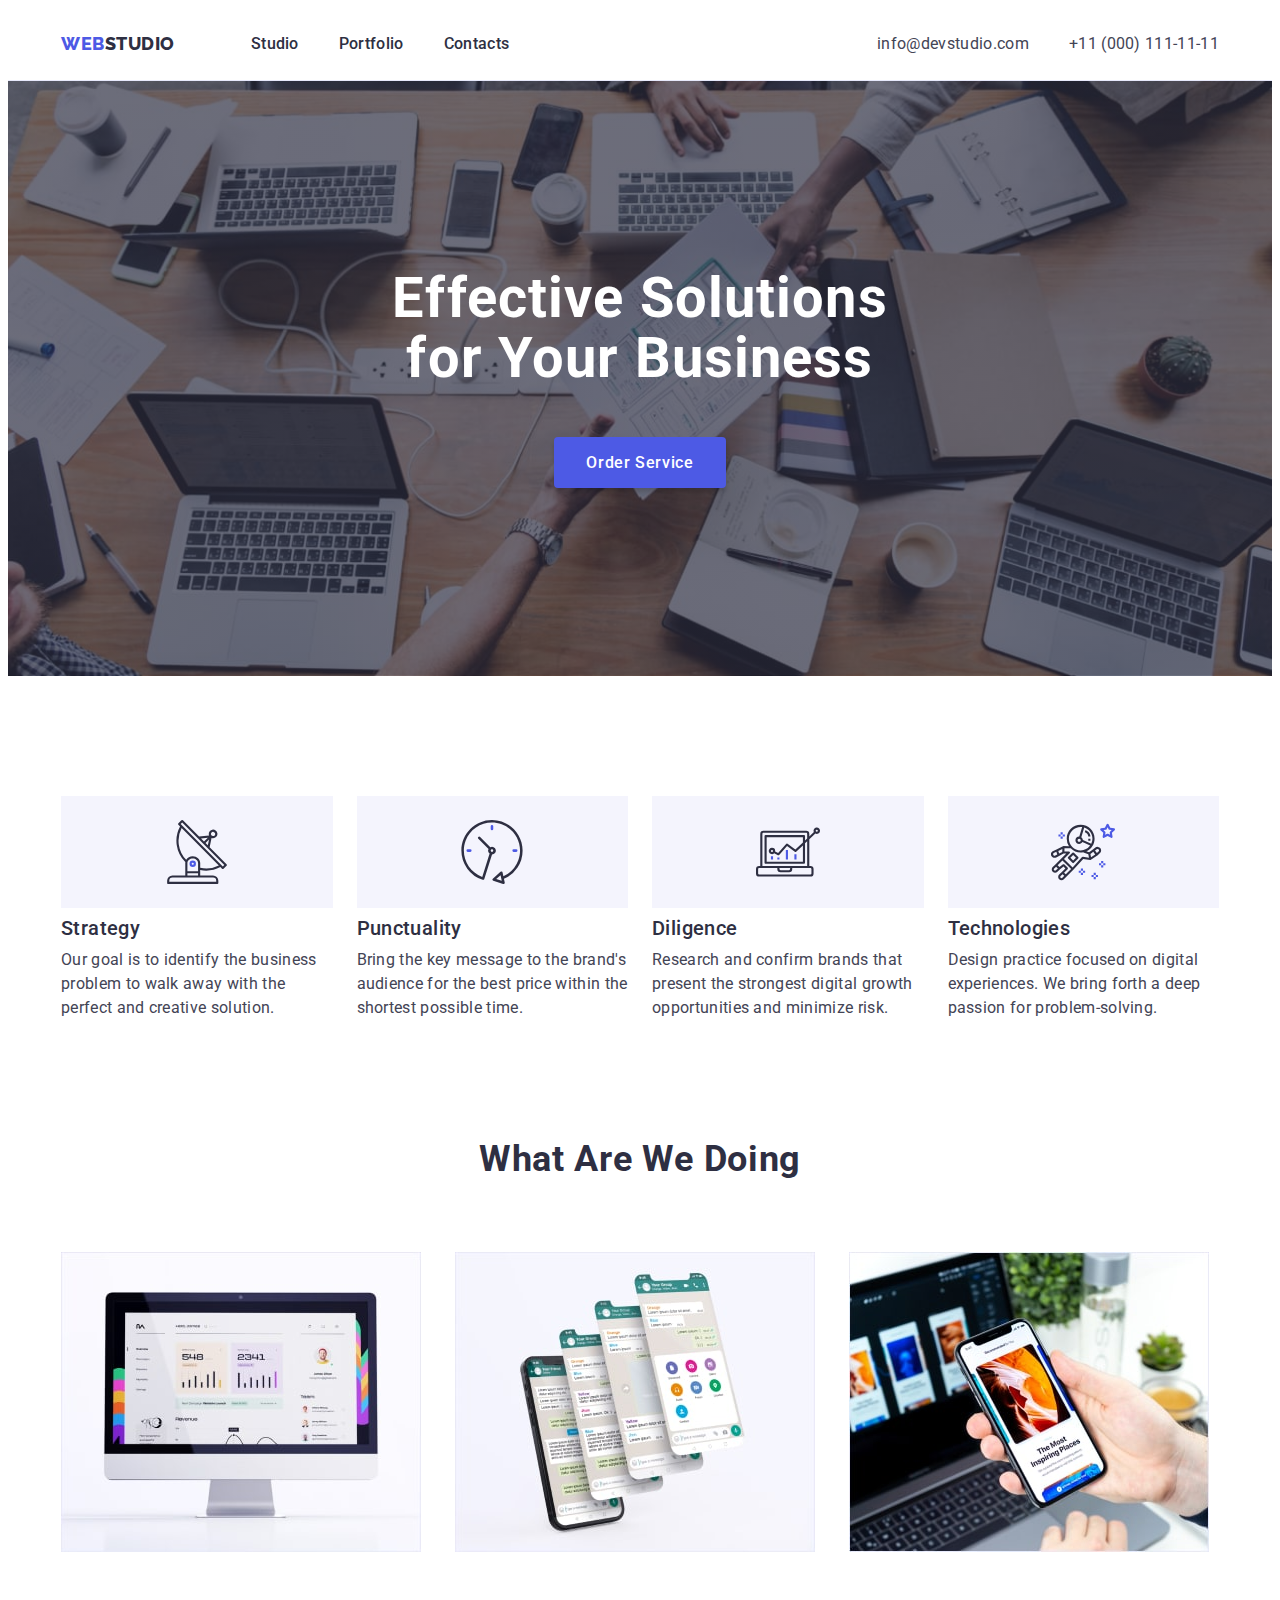
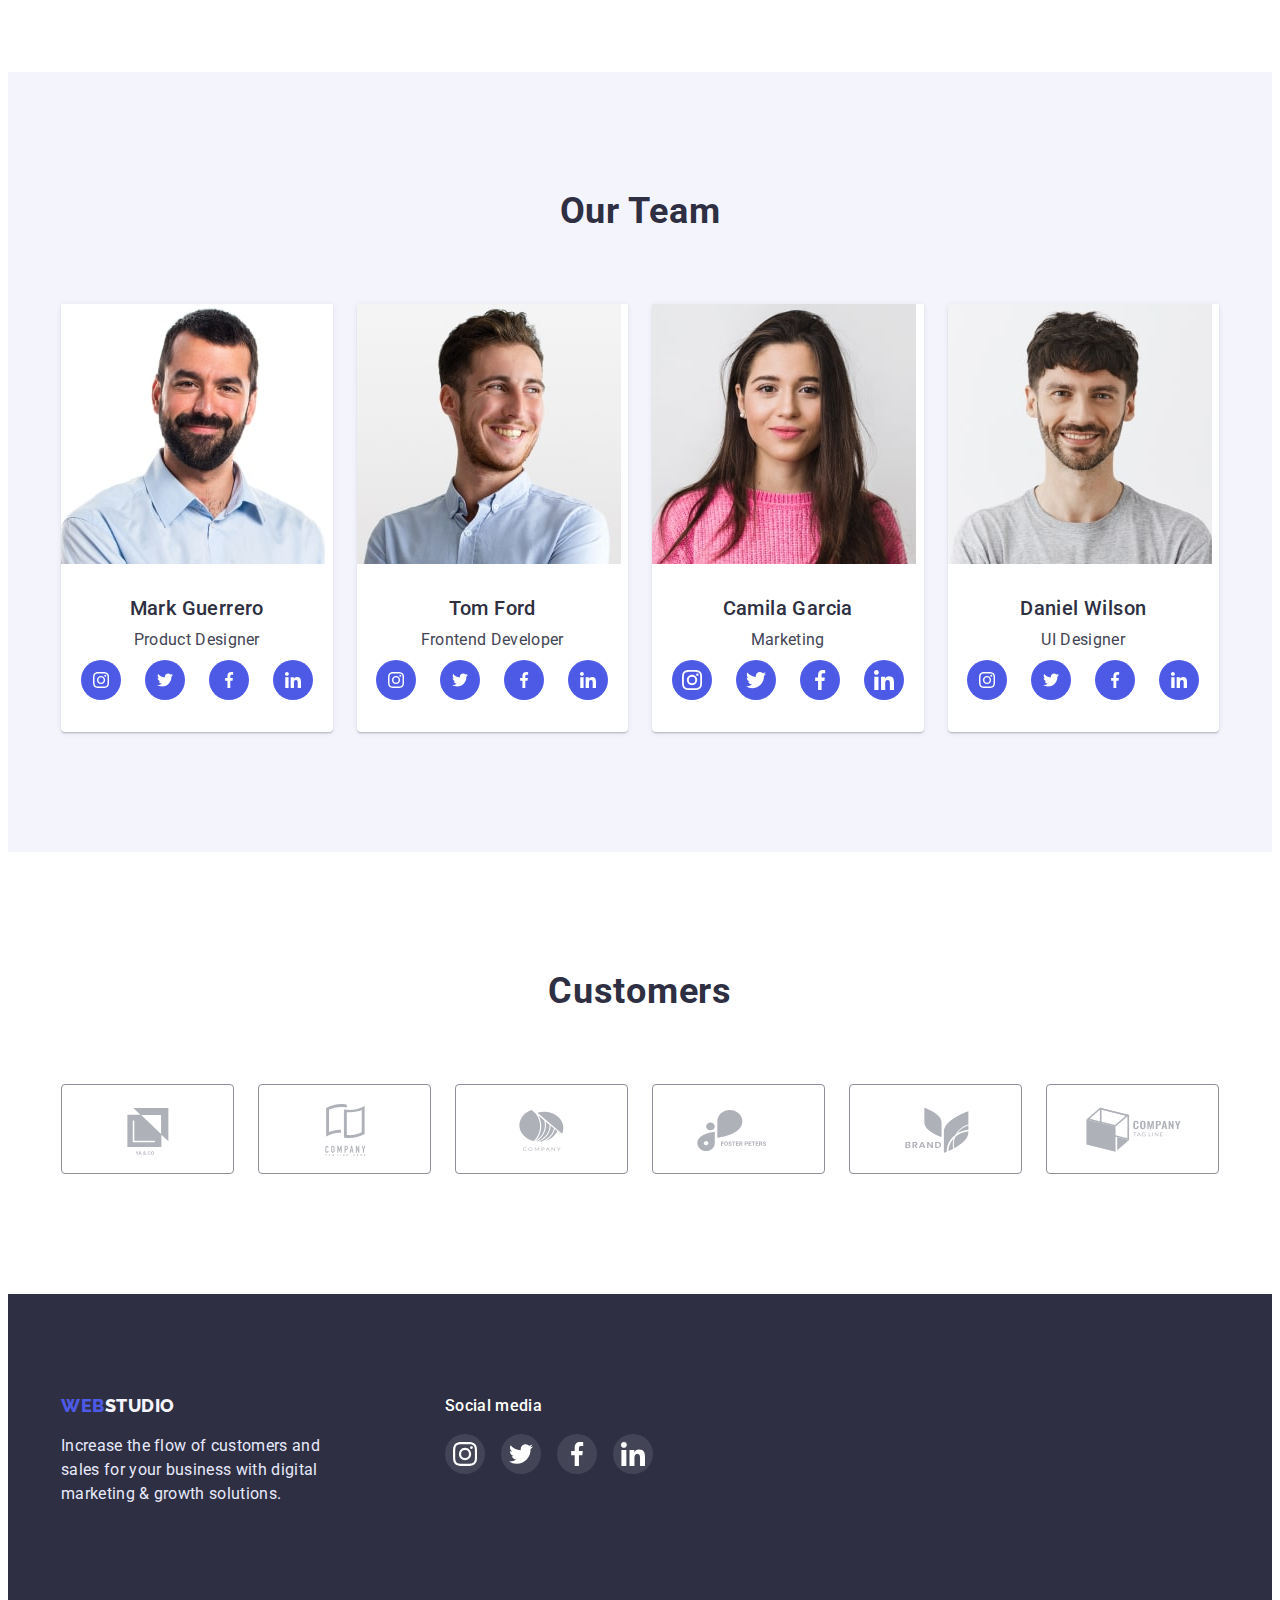
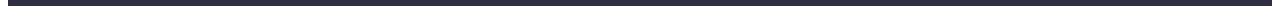
<file: index.html>
<!DOCTYPE html>
<html lang="en">

<head>
    <meta charset="UTF-8">
    <meta http-equiv="X-UA-Compatible" content="IE=edge">
    <meta name="viewport" content="width=device-width, initial-scale=1.0">
    <title>Document</title>
    <link rel="stylesheet" href="https://cdnjs.cloudflare.com/ajax/libs/modern-normalize/1.1.0/modern-normalize.min.css"
        integrity="sha512-wpPYUAdjBVSE4KJnH1VR1HeZfpl1ub8YT/NKx4PuQ5NmX2tKuGu6U/JRp5y+Y8XG2tV+wKQpNHVUX03MfMFn9Q=="
        crossorigin="anonymous" referrerpolicy="no-referrer" />
    <link rel="stylesheet" href="./css/styles.css">
    <link rel="preconnect" href="https://fonts.googleapis.com">
    <link rel="preconnect" href="https://fonts.gstatic.com" crossorigin>
    <link
        href="https://fonts.googleapis.com/css2?family=Raleway:wght@800&family=Roboto:wght@400;500;700;900&display=swap"
        rel="stylesheet">

</head>

<body>
    <header class="header">
        <div class="container header-container">
            <nav class="header-nav">
                <a class="logo link" href=" ./index.html">Web<span class="logo-studio-header">Studio</span></a>
                <ul class="header-list list">
                    <li class="header-item"> <a class="header-item-link link" href="./index.html">Studio</a></li>
                    <li class="header-item"><a class="header-item-link link" href="./portfolio.html">Portfolio</a></li>
                    <li class="header-item"><a class="header-item-link link" href="">Contacts</a></li>
                </ul>
            </nav>
            <address class="header-address">
                <ul class="address-list list">
                    <li class="adress-list-item"> <a class="contact link"
                            href=" mailto:info@devstudio.com">info@devstudio.com</a>
                    </li>
                    <li class="adress-list-item"><a class="contact link" href="tel:+110001111111">+11 (000)
                            111-11-11</a></li>
                </ul>
            </address>
        </div>
    </header>
    </header>

    <main class="main">
        <section class="section hero">
            <div class="container">
                <h1 class="caption">Effective Solutions for Your Business</h1>
                <button type="button" class="hero-btn btn"> Order Service</button>
            </div>
        </section>

        <section class="section">
            <div class="container">
                <h2 class="visually-hidden">text</h2>
                <ul class="section-two-list list">
                    <li class="section-two-item">
                        <div class="features-icon">
                            <svg width="64" height="64">
                                <use href="./images/icon.svg#icon-antenna">
                                </use>
                            </svg>  
                        </div>
                        <h3 class="section-two-list-title list-title">Strategy</h3>
                        <p class="section-two-list-text list-text">Our goal is to identify the business
                            problem to walk away with the perfect and creative solution. </p>
                    </li>
                    <li class="section-two-item">
                        <div class="features-icon">
                            <svg width="64" height="64">
                                <use href="./images/icon.svg#icon-clock">
                                </use>
                            </svg>  
                        </div>
                        <h3 class="section-two-list-title list-title">Punctuality</h3>
                        <p class="section-two-list-text list-text">Bring the key message to the brand's audience for the
                            best price
                            within the shortest possible
                            time.
                        </p>
                    </li>
                    <li class="section-two-item">
                        <div class="features-icon">
                            <svg width="64" height="64">
                                <use href="./images/icon.svg#icon-diagram">
                                </use>
                            </svg>  
                        </div>
                        <h3 class="section-two-list-title list-title">Diligence</h3>
                        <p class="section-two-list-text list-text">Research and confirm brands that present the
                            strongest digital
                            growth opportunities and
                            minimize risk. </p>
                    </li>
                    <li class="section-two-item">
                        <div class="features-icon">
                            <svg width="64" height="64">
                                <use href="./images/icon.svg#icon-astronaut">
                                </use>
                            </svg>  
                        </div>
                        <h3 class="section-two-list-title list-title">Technologies</h3>
                        <p class="section-two-list-text list-text">Design practice focused on digital experiences. We
                            bring forth a
                            deep passion for
                            problem-solving.
                        </p>
                    </li>
                </ul>
            </div>
        </section>
        <section class="section about">
            <div class="container ">
                <h2 class="section-title">What are we doing</h2>
                <ul class="section-three-list list">
                    <li class="section-two-item"> <img src=" ./images/img1.jpg" alt="iPad" width="360">
                    </li>
                    <li class="section-two-item"><img src="./images/img2.jpg" alt="iPhone" width="360"> </li>
                    <li class="section-two-item"><img src="./images/img3.jpg" alt="Mac" width="360"> </li>
                </ul>
            </div>
        </section>
        <section class="section team">
            <div class="container">
                <h2 class="team-title section-title">Our Team</h2>
                <ul class="team-list list">
                    <li class="team-list-item">
                        <img src="./images/TeamCard1.jpg" alt=" Mark Guerrero" width="264">
                        <div class="team-list-title-text">
                            <h3 class="team-list-title list-title">Mark Guerrero</h3>
                            <p class="team-list-text list-text">Product Designer</p>
                            <ul class="team-soc-list list">
                                <li class="team-soc-list-item"><a class="team-soc-link link" href>
                                        <svg width="16" height="16" class="soc-icon">
                                            <use href="./images/icon.svg#icon-instagram">
                                            </use>
                                        </svg>
                                    </a>
                                </li>
                                <li class=" team-soc-list-item"><a class="team-soc-link link" href>
                                        <svg width="16" height="16" class="soc-icon">
                                            <use href="./images/icon.svg#icon-twitter">
                                            </use>
                                        </svg>
                                    </a>
                                </li>
                                <li class="team-soc-list-item"><a href="" class="team-soc-link link">
                                    <svg width="16" height="16" class="soc-icon">
                                        <use href="./images/icon.svg#icon-facebook">
                                        </use>
                                    </svg>    
                                </a>
                                </li>
                                <li class="team-soc-list-item"><a href="" class="team-soc-link link">
                                    <svg width="16" height="16" class="soc-icon">
                                        <use href="./images/icon.svg#icon-linkedin">
                                        </use>
                                    </svg>     
                                </a>
                                </li>
                            </ul>
                        </div>
                    </li>
                    <li class="team-list-item">
                        <img src="./images/TeamCard2.jpg" alt="Tom Ford" width="264">
                        <div class="team-list-title-text">
                            <h3 class="team-list-title list-title">Tom Ford</h3>
                            <p class="team-list-text list-text">Frontend Developer</p>
                            <ul class="team-soc-list list">
                                <li class="team-soc-list-item"><a class="team-soc-link link" href>
                                        <svg width="16" height="16" class="soc-icon">
                                            <use href="./images/icon.svg#icon-instagram">
                                            </use>
                                        </svg>
                                    </a>
                                </li>
                                <li class=" team-soc-list-item"><a class="team-soc-link link" href>
                                        <svg width="16" height="16" class="soc-icon">
                                            <use href="./images/icon.svg#icon-twitter">
                                            </use>
                                        </svg>
                                    </a>
                                </li>
                                <li class="team-soc-list-item"><a href="" class="team-soc-link link">
                                    <svg width="16" height="16" class="soc-icon">
                                        <use href="./images/icon.svg#icon-facebook">
                                        </use>
                                    </svg>    
                                </a>
                                </li>
                                <li class="team-soc-list-item"><a href="" class="team-soc-link link">
                                    <svg width="16" height="16" class="soc-icon">
                                        <use href="./images/icon.svg#icon-linkedin">
                                        </use>
                                    </svg>     
                                </a>
                                </li>
                            </ul>
                        </div>
                    </li>
                    <li class="team-list-item">
                        <img src="./images/TeamCard3.jpg" alt="Camilla Garcia" width="264">
                        <div class="team-list-title-text">
                            <h3 class="team-list-title list-title">Camila Garcia</h3>
                            <p class="team-list-text list-text">Marketing</p>
                            <ul class="team-soc-list list">
                                <li class="team-soc-list-item"><a class="team-soc-link link" href>
                                        <svg width="20" height="20" class="soc-icon">
                                            <use href="./images/icon.svg#icon-instagram">
                                            </use>
                                        </svg>
                                    </a>
                                </li>
                                <li class=" team-soc-list-item"><a class="team-soc-link link" href>
                                        <svg width="20" height="20" class="soc-icon">
                                            <use href="./images/icon.svg#icon-twitter">
                                            </use>
                                        </svg>
                                    </a>
                                </li>
                                <li class="team-soc-list-item"><a href="" class="team-soc-link link">
                                    <svg width="20" height="20" class="soc-icon">
                                        <use href="./images/icon.svg#icon-facebook">
                                        </use>
                                    </svg>    
                                </a>
                                </li>
                                <li class="team-soc-list-item"><a href="" class="team-soc-link link">
                                    <svg width="20" height="20" class="soc-icon">
                                        <use href="./images/icon.svg#icon-linkedin">
                                        </use>
                                    </svg>     
                                </a>
                                </li>
                            </ul>
                        </div>
                    </li>
                    <li class="team-list-item">
                        <img src="./images/TeamCard4.jpg" alt="Daniel Wilson" width="264">
                        <div class="team-list-title-text">
                            <h3 class="team-list-title list-title">Daniel Wilson</h3>
                            <p class="team-list-text list-text">UI Designer</p>
                            <ul class="team-soc-list list">
                                <li class="team-soc-list-item"><a class="team-soc-link link" href>
                                        <svg width="16" height="16" class="soc-icon">
                                            <use href="./images/icon.svg#icon-instagram">
                                            </use>
                                        </svg>
                                    </a>
                                </li>
                                <li class=" team-soc-list-item"><a class="team-soc-link link" href>
                                        <svg width="16" height="16" class="soc-icon">
                                            <use href="./images/icon.svg#icon-twitter">
                                            </use>
                                        </svg>
                                    </a>
                                </li>
                                <li class="team-soc-list-item"><a href="" class="team-soc-link link">
                                    <svg width="16" height="16" class="soc-icon">
                                        <use href="./images/icon.svg#icon-facebook">
                                        </use>
                                    </svg>    
                                </a>
                                </li>
                                <li class="team-soc-list-item"><a href="" class="team-soc-link link">
                                    <svg width="16" height="16" class="soc-icon">
                                        <use href="./images/icon.svg#icon-linkedin">
                                        </use>
                                    </svg>     
                                </a>
                                </li>
                            </ul>
                        </div>
                    </li>
                </ul>
            </div>
        </section>
        <section class="section customers">
        <div class="container">
            <h2 class="section-title">Customers</h2>
            <ul class="customers-list list">
                <li class="customers-list-item">
                    <a href class="customers-list-link link">
                        <svg width="104" height="56" class="customers-icon">
                            <use href="./images/icon.svg#icon-Logo">
                            </use>
                        </svg>
                    </a>
                </li>
                <li class="customers-list-item">
                    <a href class=" customers-list-link link">
                        <svg width="104" height="56" class="customers-icon">
                            <use href="./images/icon.svg#icon-Logo-1">
                            </use>
                        </svg>
                    </a>
                </li>
                <li class="customers-list-item">
                    <a href="" class="customers-list-link link">
                        <svg width="104" height="56" class="customers-icon">
                            <use href="./images/icon.svg#icon-Logo-2">
                            </use>
                        </svg>
                    </a>
                </li>
                <li class=" customers-list-item">
                    <a href="" class="customers-list-link link">
                        <svg width="104" height="56" class="customers-icon">
                            <use href="./images/icon.svg#icon-Logo-3">
                            </use>
                        </svg>
                    </a>
                </li>
                <li class="customers-list-item">
                    <a href="" class="customers-list-link link">
                        <svg width="104" height="56" class="customers-icon">
                            <use href="./images/icon.svg#icon-Logo-4">
                            </use>
                        </svg>
                    </a>
                </li>
                <li class="customers-list-item">
                    <a href="" class="customers-list-link link">
                        <svg width="104" height="56" class="customers-icon">
                            <use href="./images/icon.svg#icon-Logo-5">
                            </use>
                        </svg>
                    </a>
                </li>
            </ul>
        </div>
    </section>
    </main>

    <footer class="footer">
        <div class="container">
            <div class="footer-container">
                <div class="logo-footer-container">
                    <a class="logo link" href=" ./index.html">Web<span class="logo-studio-footer">Studio</span></a>
                    <p class="footer-text">Increase the flow of customers and sales for your business with digital marketing
                        &
                        growth solutions.
                    </p>
                </div>
                <div class="soc-footer-container">
                    <p class="soc-title">Social media</p>
                    <ul class="footer-soc-list list">
                        <li class="footer-soc-list-item"><a class="footer-soc-link link" href>
                                <svg width="24" height="24" class="soc-icon">
                                    <use href="./images/icon.svg#icon-instagram">
                                    </use>
                                </svg>
                            </a>
                        </li>
                        <li class="footer-soc-list-item"><a class="footer-soc-link link" href>
                                <svg width="24" height="24" class="soc-icon">
                                    <use href="./images/icon.svg#icon-twitter">
                                    </use>
                                </svg>
                            </a>
                        </li>
                        <li class="footer-soc-list-item"><a href="" class="footer-soc-link link">
                            <svg width="24" height="24" class="soc-icon">
                                <use href="./images/icon.svg#icon-facebook">
                                </use>
                            </svg>    
                        </a>
                        </li>
                        <li class="footer-soc-list-item"><a href="" class="footer-soc-link link">
                            <svg width="24" height="24" class="soc-icon">
                                <use href="./images/icon.svg#icon-linkedin">
                                </use>
                            </svg>     
                        </a>
                        </li>
                    </ul>
                </div>
            </div>
        </div>
    </footer>

</body>

</html>
</file>
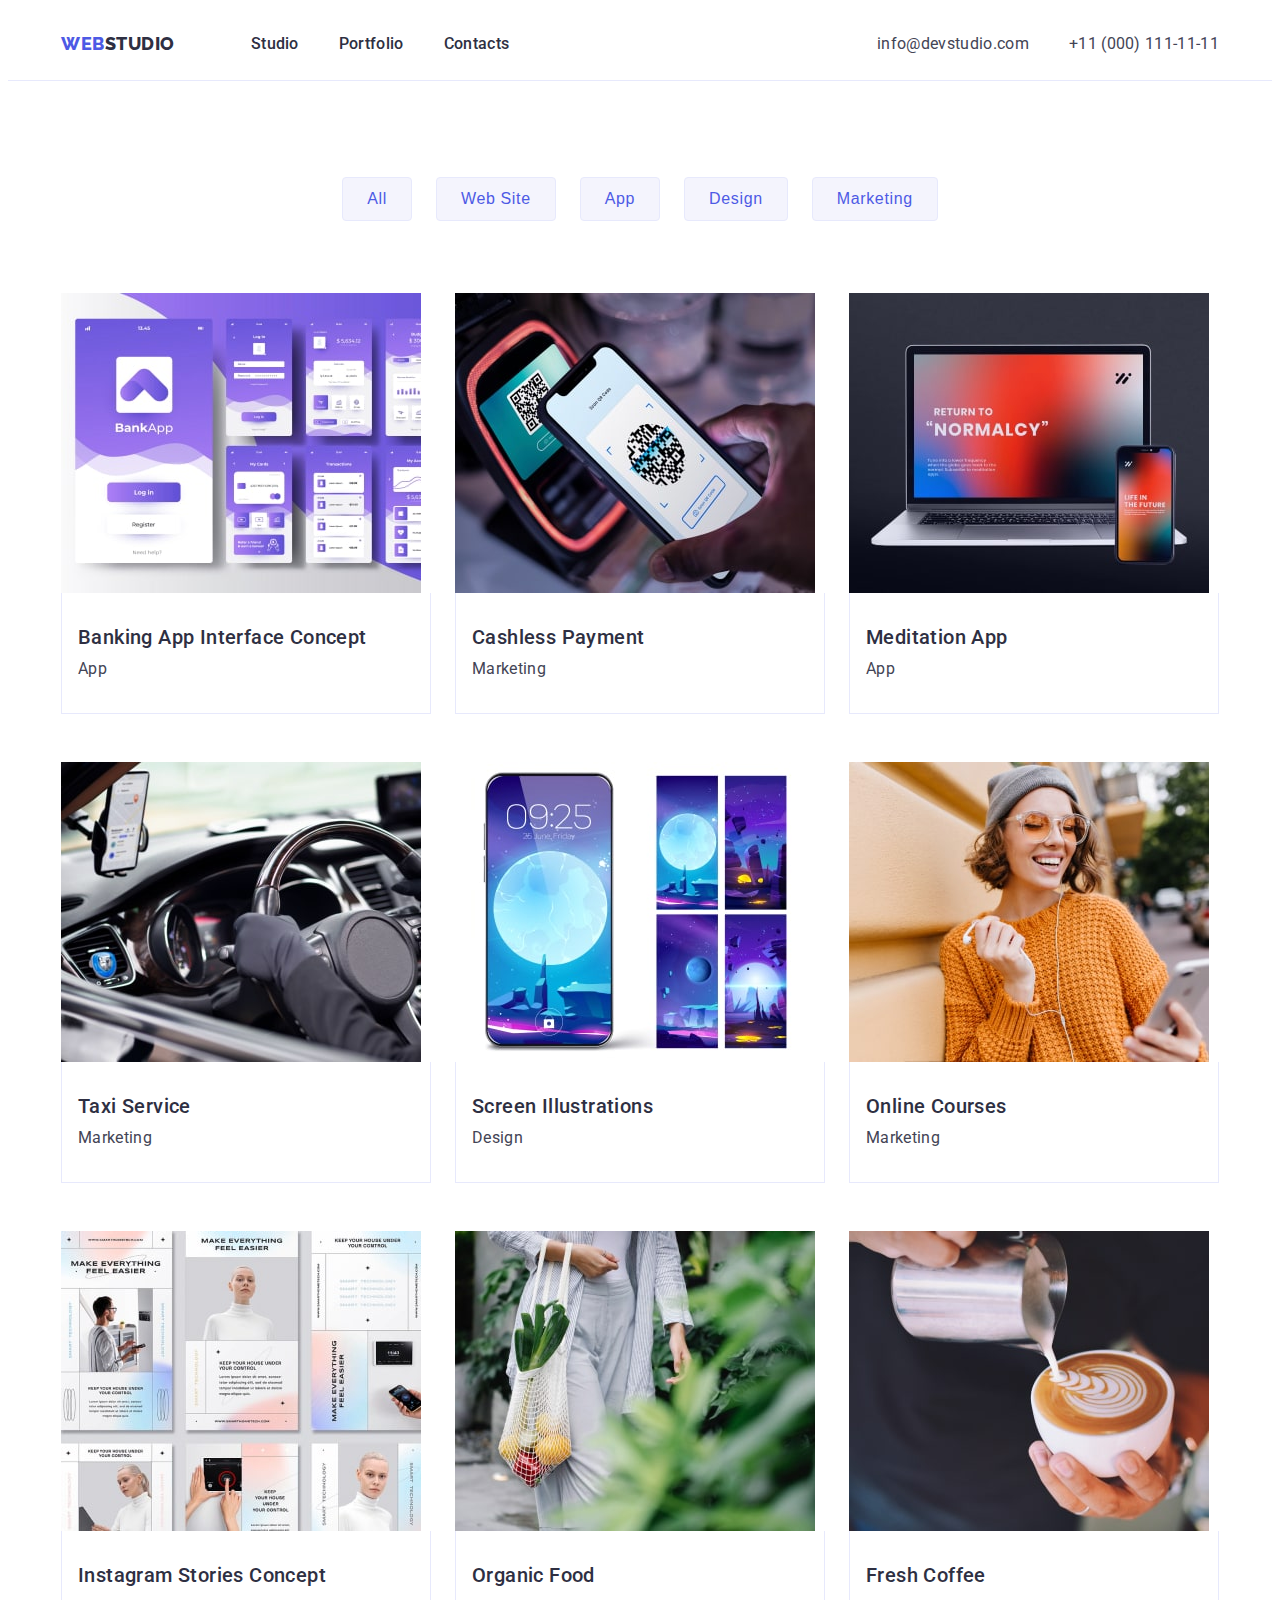
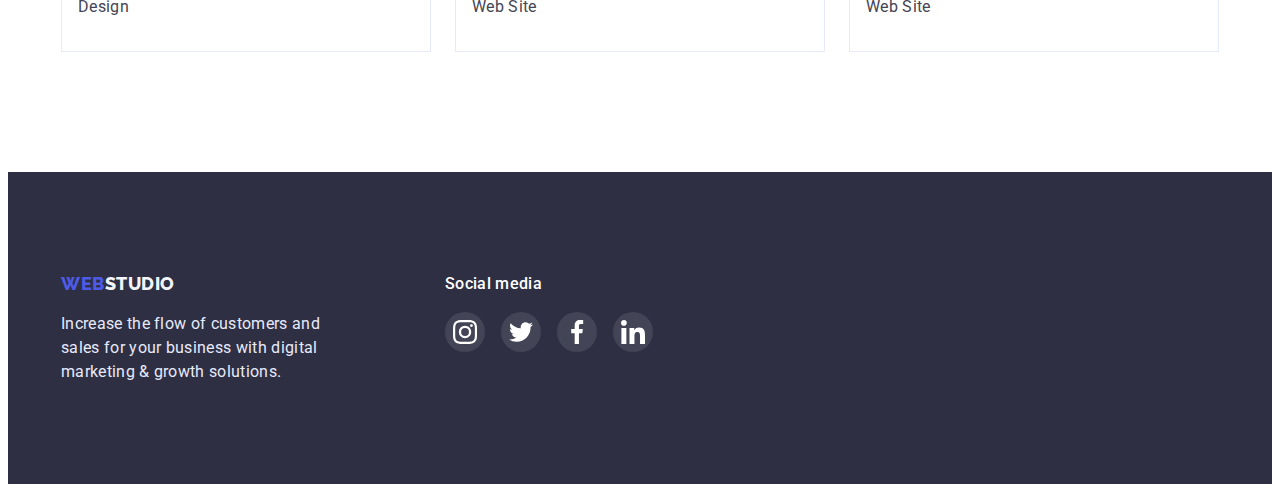
<file: portfolio.html>
<!DOCTYPE html>
<html lang="en">

<head>
    <meta charset="UTF-8">
    <meta http-equiv="X-UA-Compatible" content="IE=edge">
    <meta name="viewport" content="width=device-width, initial-scale=1.0">
    <title>Document</title>
    <link rel="stylesheet" href="https://cdnjs.cloudflare.com/ajax/libs/modern-normalize/1.1.0/modern-normalize.min.css"
        integrity="sha512-wpPYUAdjBVSE4KJnH1VR1HeZfpl1ub8YT/NKx4PuQ5NmX2tKuGu6U/JRp5y+Y8XG2tV+wKQpNHVUX03MfMFn9Q=="
        crossorigin="anonymous" referrerpolicy="no-referrer" />
    <link rel="stylesheet" href="./css/styles.css">
    <link rel="preconnect" href="https://fonts.googleapis.com">
    <link rel="preconnect" href="https://fonts.gstatic.com" crossorigin>
    <link
        href="https://fonts.googleapis.com/css2?family=Raleway:wght@800&family=Roboto:wght@400;500;700;900&display=swap"
        rel="stylesheet">

</head>

<body>
    <header class="header">
        <div class="container header-container">
            <nav class="header-nav">
                <a class="logo link" href=" ./index.html">Web<span class="logo-studio-header">Studio</span></a>
                <ul class="header-list list">
                    <li class="header-item"> <a class="header-item-link link" href="./index.html">Studio</a></li>
                    <li class="header-item"><a class="header-item-link link" href="./portfolio.html">Portfolio</a></li>
                    <li class="header-item"><a class="header-item-link link" href="">Contacts</a></li>
                </ul>
            </nav>
            <address class="header-address">
                <ul class="address-list list">
                    <li class="adress-list-item"> <a class="contact link"
                            href=" mailto:info@devstudio.com">info@devstudio.com</a>
                    </li>
                    <li class="adress-list-item"><a class="contact link" href="tel:+110001111111">+11 (000)
                            111-11-11</a></li>
                </ul>
            </address>
        </div>
    </header>
    <main>

        <section class="section portfolio">
            <div class="container sectin-portfolio">
                <h1 class="visually-hidden">text</h1>
                <ul class="list-btn list">
                    <li><button type="button" class="btn btn-portfolio">All</button> </li>
                    <li><button type="button" class="btn btn-portfolio">Web Site</button></li>
                    <li><button type="button" class="btn btn-portfolio">App</button></li>
                    <li><button type="button" class="btn btn-portfolio">Design</button></li>
                    <li><button type="button" class="btn btn-portfolio">Marketing</button></li>
                </ul>
                <ul class="projects-list list">
                    <li class="projects-list-item">
                        <a class="projects-link link" href="">
                            <img src="./images/img-8.jpg" alt="Banking App Interface Concept" width="360" height="300">
                            <div class="projects-title-text">
                                <h2 class="projects-title list-title">Banking App Interface Concept</h2>
                                <p class="projects-text list-text">App</p>
                            </div>
                        </a>
                    </li>
                    <li class="projects-list-item">
                        <a class="projects-link link" href="">
                            <img src="./images/img-7.jpg" alt="Cashless Payment" width="360" height="300">
                            <div class="projects-title-text">
                                <h2 class="projects-title list-title">Cashless Payment</h2>
                                <p class="projects-text list-text">Marketing</p>
                            </div>
                        </a>
                    </li>
                    <li class="projects-list-item">
                        <a class="projects-link link" href="">
                            <img src="./images/img-6.jpg" alt="Meditation App" width="360" height="300">
                            <div class="projects-title-text">
                                <h2 class="projects-title list-title">Meditation App</h2>
                                <p class="projects-text list-text">App</p>
                            </div>
                        </a>
                    </li>
                    <li class="projects-list-item">
                        <a class="projects-link link" href="">
                            <img src="./images/img-5.jpg" alt="Taxi Service" width="360" height="300">
                            <div class="projects-title-text">
                                <h2 class="projects-title list-title">Taxi Service</h2>
                                <p class="projects-text list-text">Marketing</p>
                            </div>
                        </a>
                    </li>
                    <li class="projects-list-item">
                        <a class="projects-link link" href="">
                            <img src="./images/img-4.jpg" alt="Screen Illustrations" width="360" height="300">
                            <div class="projects-title-text">
                                <h2 class="projects-title list-title">Screen Illustrations</h2>
                                <p class="projects-text list-text">Design</p>
                            </div>
                        </a>
                    </li>
                    <li class="projects-list-item">
                        <a class="projects-link link" href="">
                            <img src="./images/img-3.jpg" alt="Online Courses" width="360" height="300">
                            <div class="projects-title-text">
                                <h2 class="projects-title list-title">Online Courses</h2>
                                <p class="projects-text list-text">Marketing</p>
                            </div>
                        </a>
                    </li>
                    <li class="projects-list-item">
                        <a class="projects-link link" href="">
                            <img src="./images/img-2.jpg" alt="Instagram Stories Concept" width="360" height="300">
                            <div class="projects-title-text">
                                <h2 class="projects-title list-title">Instagram Stories Concept</h2>
                                <p class="projects-text list-text">Design</p>
                            </div>
                        </a>
                    </li>
                    <li class="projects-list-item">
                        <a class="projects-link link" href="">
                            <img src="./images/img-1.jpg" alt="Organic Food" width="360" height="300">
                            <div class="projects-title-text">
                                <h2 class="projects-title list-title">Organic Food</h2>
                                <p class="projects-text list-text">Web Site</p>
                            </div>
                        </a>
                    </li>
                    <li class="projects-list-item">
                        <a class="projects-link link" href="">
                            <img src="./images/img.jpg" alt="Fresh Coffee" width="360" height="300">
                            <div class="projects-title-text">
                                <h2 class="projects-title list-title">Fresh Coffee</h2>
                                <p class="projects-text list-text">Web Site</p>
                            </div>
                        </a>
                    </li>
                </ul>
        </section>
        </div>
    </main>

    <footer class="footer">
        <div class="container">
            <div class="footer-container">
                <div class="logo-footer-container">
                    <a class="logo link" href=" ./index.html">Web<span class="logo-studio-footer">Studio</span></a>
                    <p class="footer-text">Increase the flow of customers and sales for your business with digital marketing
                        &
                        growth solutions.
                    </p>
                </div>
                <div class="soc-footer-container">
                    <p class="soc-title">Social media</p>
                    <ul class="footer-soc-list list">
                        <li class="footer-soc-list-item"><a class="footer-soc-link link" href>
                                <svg width="24" height="24" class="soc-icon">
                                    <use href="./images/icon.svg#icon-instagram">
                                    </use>
                                </svg>
                            </a>
                        </li>
                        <li class="footer-soc-list-item"><a class="footer-soc-link link" href>
                                <svg width="24" height="24" class="soc-icon">
                                    <use href="./images/icon.svg#icon-twitter">
                                    </use>
                                </svg>
                            </a>
                        </li>
                        <li class="footer-soc-list-item"><a href="" class="footer-soc-link link">
                            <svg width="24" height="24" class="soc-icon">
                                <use href="./images/icon.svg#icon-facebook">
                                </use>
                            </svg>    
                        </a>
                        </li>
                        <li class="footer-soc-list-item"><a href="" class="footer-soc-link link">
                            <svg width="24" height="24" class="soc-icon">
                                <use href="./images/icon.svg#icon-linkedin">
                                </use>
                            </svg>     
                        </a>
                        </li>
                    </ul>
                </div>
            </div>
        </div>
    </footer>


</body>

</html>
</file>
<file: css/styles.css>
:root {
  --color-iris: #4d5ae5;
  --color-ocean: #404bbf;
  --color-navy-blue: #2e2f42;
  --color-green: #31d0aa;
  --color-slate: #434455;
  --color-light-slate: #8e8f99;
  --color-cornflower: #e7e9fc;
  --color-cloud: #f4f4fd;
  --color-navy-blue-modal: #2e2f42;
  --color-grey: #2e2f42;
}
body {
  font-family: "Roboto", sans-serif;
  color: var(--color-slate);
  font-size: 16px;
  line-height: 1.5;
}
p,
h1,
h2,
h3,
h4,
h5,
h6 {
  margin: 0;
}

ul {
  padding-left: 0;
  margin: 0;
}
img {
  display: block;
  max-width: 100%;
  height: auto;
}
.container {
  width: 1158px;
  padding-left: 15px;
  padding-right: 15px;
  margin: 0 auto;
}
.link {
  text-decoration: none;
}
.list {
  list-style: none;
  margin: 0;
  padding: 0;
}

.btn {
  font-weight: 500;
  font-size: 16px;
  text-align: center;
  letter-spacing: 0.04em;
  color: var(--color-iris);
  background: var(--color-cloud);
  cursor: pointer;
  border: 1px solid #e7e9fc;
  border-radius: 4px;
}

.btn:hover,
.btn:focus {
  background: var(--color-ocean);
  color: #ffffff;
  border-color: var(--color-ocean);
  box-shadow: 0px 3px 1px rgba(0, 0, 0, 0.1), 0px 2px 1px rgba(0, 0, 0, 0.08),
    0px 2px 2px rgba(0, 0, 0, 0.12);
}

.section-title {
  font-size: 36px;
  line-height: 1.11;
  text-align: center;
  letter-spacing: 0.02em;
  text-transform: capitalize;
  color: var(--color-navy-blue);
  margin-bottom: 72px;
}

.list-title {
  font-weight: 500;
  font-size: 20px;
  line-height: 1.2;
  letter-spacing: 0.02em;
  color: var(--color-navy-blue);
}
.list-text {
  font-size: 16px;
  letter-spacing: 0.02em;
  color: var(--color-slate);
}

.logo {
  font-family: "Raleway", sans-serif;
  font-weight: 800;
  font-size: 18px;
  line-height: 1.33;
  letter-spacing: 0.03em;
  text-transform: uppercase;
  color: var(--color-iris);
}

.section {
  padding-top: 120px;
  padding-bottom: 120px;
}
/**-----Header-----**/
.header {
  padding-top: 24px;
  padding-bottom: 24px;
  border-bottom: 1px solid #e7e9fc;
}
.header-container {
  display: flex;
}

.header-nav {
  display: flex;
  align-items: center;
  margin-right: auto;
}
.header-list {
  display: flex;
  gap: 40px;
}

.logo-studio-header {
  color: var(--color-grey);
  margin-right: 76px;
}
.address-list {
  display: flex;
  gap: 40px;
}

.header-item-link {
  font-weight: 500;
  font-size: 16px;
  letter-spacing: 0.02em;
  color: var(--color-grey);
}

.header-item-link:hover,
.header-item-link:focus {
  color: var(--color-ocean);
}

.contact {
  font-size: 16px;
  letter-spacing: 0.02em;
  color: var(--color-slate);
}

.header-address {
  font-style: normal;
}
.contact:hover,
.contact:focus {
  color: var(--color-ocean);
}

/**-------Main-------**/
/* -----Hero---*/
.hero {
  max-width: 1440px;
  background-image: linear-gradient(
      rgba(46, 47, 66, 0.7),
      rgba(46, 47, 66, 0.7)
    ),
    url("../images/people-office-1.jpg");
  margin-left: auto;
  margin-right: auto;
  background-repeat: no-repeat;
  background-size: cover;
  background-position: center;
  background-color: var(--color-grey);
  padding: 188px 0;
}
.caption {
  font-size: 56px;
  line-height: 1.07;
  text-align: center;
  letter-spacing: 0.02em;
  color: #ffffff;
  max-width: 500px;
  margin: 0 auto;
  margin-bottom: 48px;
}

.hero-btn {
  font-family: inherit;
  font-weight: 500;
  font-size: 16px;
  align-items: center;
  letter-spacing: 0.04em;
  color: #ffffff;
  background: var(--color-iris);
  cursor: pointer;
  display: block;
  margin: 0 auto;
  min-width: 169px;
  padding: 16px 32px;
  box-shadow: 0px 4px 4px rgba(0, 0, 0, 0.15);
  border-radius: 4px;
  border: none;
}
/* ------ Section-two ------ */
.visually-hidden {
  position: absolute;
  width: 1px;
  height: 1px;
  margin: -1px;
  border: 0;
  padding: 0;
  white-space: nowrap;
  clip-path: inset(100%);
  clip: rect(0 0 0 0);
  overflow: hidden;
}
.section-two-container {
  display: flex;
}
.section-two-list {
  display: flex;
  gap: 24px;
}
.features-icon {
    display: flex;
    height: 112px;
    align-items: center;
    justify-content: center;
    margin-bottom: 8px;
    background-color: var(--color-cloud);
}
.section-two-item {
  width: calc((100% - 48px) / 3);
}

.section-two-list-title {
  margin-bottom: 8px;
}
.section.about {
  padding-top: 0;
}

.section-three-list {
  display: flex;
  gap: 24px;
}

/**-------Team-------**/

.team {
  background: var(--color-cloud);
}
.team-list {
  display: flex;
  gap: 24px;
}

.team-list-item {
  box-shadow: 0px 1px 6px rgba(46, 47, 66, 0.08),
    0px 1px 1px rgba(46, 47, 66, 0.16), 0px 2px 1px rgba(46, 47, 66, 0.08);
  border-radius: 0px 0px 4px 4px;
  width: calc((100% - 72px) / 4);
  background-color: #ffffff;
}

.team-list-title-text {
  text-align: center;
  padding: 32px 16px;
  margin: 0 auto;
}
.team-list-title {
  margin-bottom: 8px;
}
.team-list-text {
  margin-bottom: 8px;
}
.team-soc-list {
  display: flex;
  justify-content: center;
  gap: 24px;
}
.team-soc-list-item {
  width: 40px;
  height: 40px;
}

.team-soc-link {
  width: 100%;
  height: 100%;
  border-radius: 50%;
  background-color: var(--color-iris);
  display: flex;
  align-items: center;
  justify-content: center;
}

.team-soc-link:hover,
.team-soc-link:focus {
    background-color: var(--color-ocean);
}

/**-------Customers-------**/
.customers-list {
  display: flex;
  gap: 24px;
}
.customers-list-item {
    width: calc((100% - 120px)/6);
    
}
.customers-list-link {
  background-color: inherit;
  display: flex;
  align-items: center;
  justify-content: center;
  border: 1px solid var(--color-light-slate);
  border-radius: 4px;
  height: 88px;
}
.customers-icon {
    fill:#AFB1B8
}
.customers-list-link:hover,
.customers-list-link:focus {
    border: 1px solid var(--color-ocean);
}

.customers-list-link:hover .customers-icon,
.customers-list-link:focus .customers-icon{
    fill: var(--color-ocean);
}
    
/**-------Footer-------**/
.footer {
  background-color: var(--color-grey);
  padding: 100px 0;
}
.footer-container {
    display: flex;
    gap: 120px;
}
.logo-studio-footer {
  color: var(--color-cloud);
}

.footer .logo {
  display: inline-block;
  margin-bottom: 16px;
}
.logo-footer-container {
  width: 264px;
}
.footer-text {
  font-size: 16px;
  letter-spacing: 0.02em;
  color: var(--color-cornflower);
}
.soc-title {
    font-weight: 500;
    color: #ffffff;
    margin-bottom: 16px;
    letter-spacing: 0.02em;
}
.footer-soc-list {
    display: flex;
    justify-content: center;
    gap: 16px;
  }
  .footer-soc-list-item {
    width: 40px;
    height: 40px;
  }

  .footer-soc-link {
    width: 100%;
    height: 100%;
    border-radius: 50%;
    background-color: rgba(255, 255, 255, 0.1);
    display: flex;
    align-items: center;
    justify-content: center;
  }
 .soc-icon{
    fill: #FFFFFF;
  } 
  
  .footer-soc-link:hover,
  .footer-soc-link:focus {
      background-color: var(--color-green);
  }

/*---------Portfolio---------- !*/
.section.portfolio {
  padding-top: 96px;
}
.projects-list {
  display: flex;
  flex-wrap: wrap;
  row-gap: 48px;
  column-gap: 24px;
}
.projects-list-item {
  width: calc((100% - 48px)/3);
  background: #ffffff;
}
.projects-link {
  display: block;
}
.projects-link:hover,
.projects-link:focus {
  box-shadow: 0px 1px 6px rgba(46, 47, 66, 0.08),
    0px 1px 1px rgba(46, 47, 66, 0.16), 0px 2px 1px rgba(46, 47, 66, 0.08);
}

.list-btn {
  margin-bottom: 72px;
  border: none;
  display: flex;
  justify-content: center;
  gap: 24px;
}
.btn.btn-portfolio {
  padding: 12px 24px;
}
.projects-title {
  margin-bottom: 8px;
}

.projects-title-text {
  padding-left: 16px;
  padding-bottom: 32px;
  padding-top: 32px;
  padding-right: 16px;
  border-right: 1px solid #e7e9fc;
  border-left: 1px solid #e7e9fc;
  border-bottom: 1px solid #e7e9fc;
}
</file>
